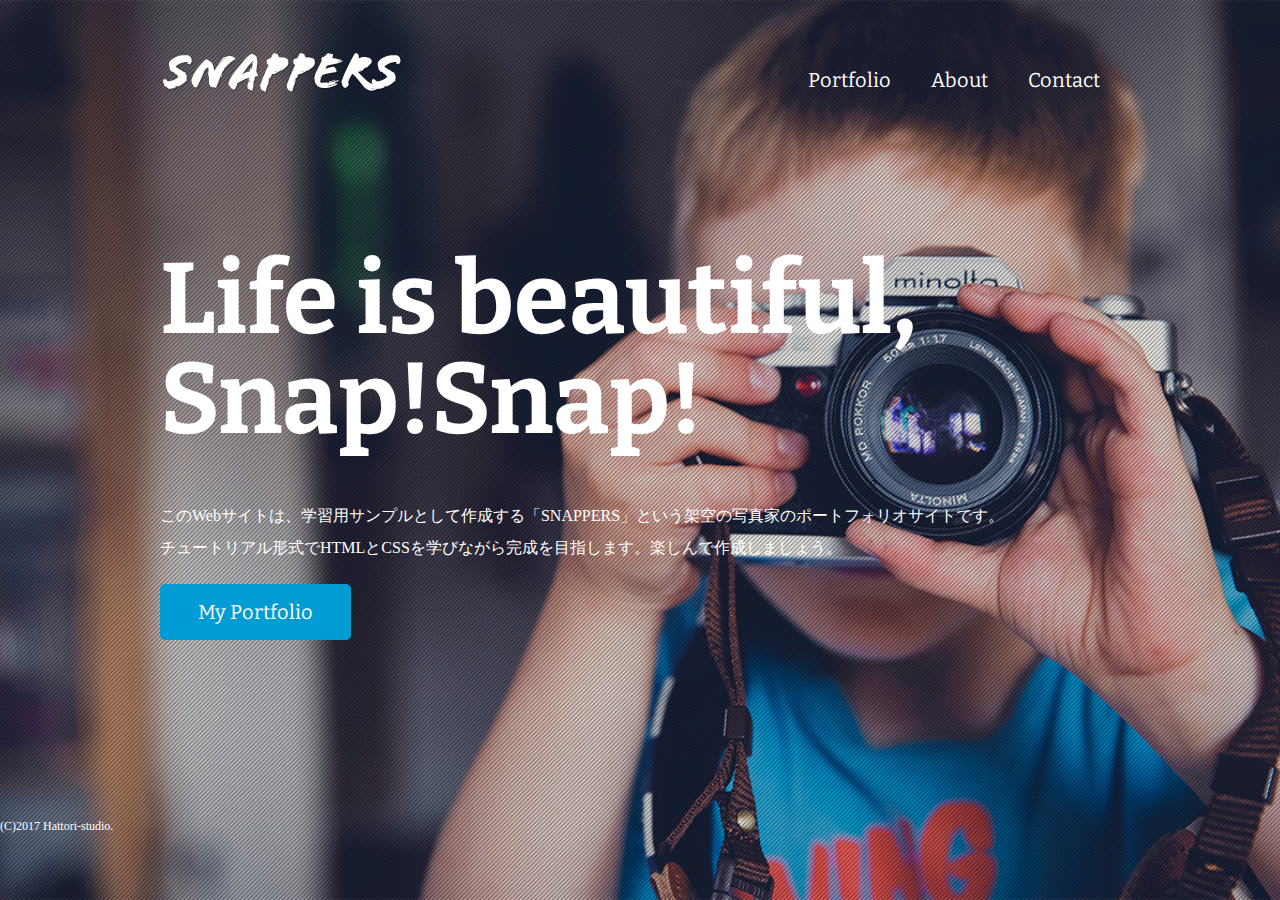
<file: index.html>
<!DOCTYPE html>
<html lang="ja">
<head>
  <meta charset="UTF-8">
  <title>風景写真家「SNAPPERS」 Official Website</title>
  <link href="https://fonts.googleapis.com/css2?family=Bitter:wght@400;700&display=swap" rel="stylesheet">
  <link rel="stylesheet" href="css/style.css">
</head>
<body id="index">

  <!-- headerの始まり -->
  <header>
    <div class="logo">
      <a href="index.html"><img src="images/logo.png" alt="SNAPPERS"></a>
    </div>
    <nav>
      <ul class="global-nav">
        <li><a href="portfolio.html">Portfolio</a></li>
        <li><a href="about.html">About</a></li>
        <li><a href="Contact">Contact</a></li>
      </ul>
    </nav>
  </header>
  <!-- headerの終わり -->

  <!-- wrapの始まり -->
  <div id="wrap">
    <div class="content">
      <h1>Life is beautiful, Snap!Snap!</h1>
      <p>このWebサイトは、学習用サンプルとして作成する「SNAPPERS」という架空の写真家のポートフォリオサイトです。<br>
        チュートリアル形式でHTMLとCSSを学びながら完成を目指します。楽しんで作成しましょう。</p>
      <p class="btn"><a href="portfolio.html"> My Portfolio</a></p>
    </div>
  </div>
  <!-- wrapの終わり -->

  <!-- footerの始まり -->
  <footer>
    <small>(C)2017 Hattori-studio.</small>
  </footer>
  <!-- footerの終わり -->

</body>
</html>
</file>
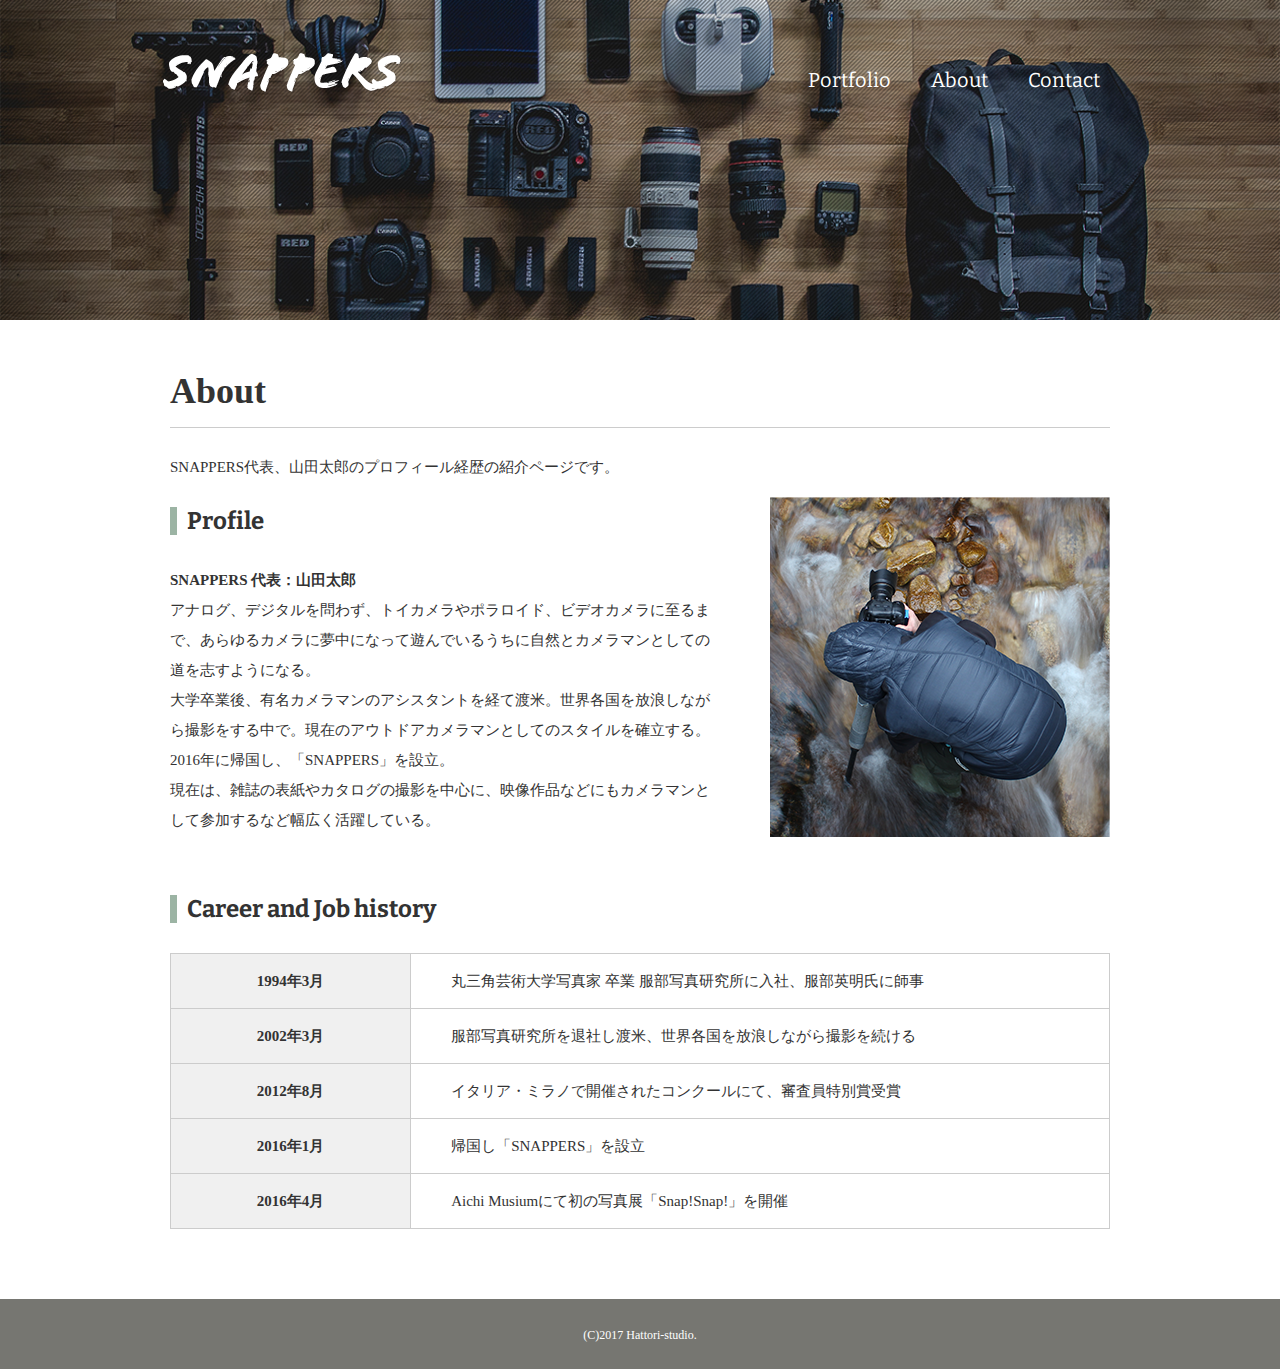
<file: About.html>
<!DOCTYPE html>
<html lang="ja">
<head>
  <meta charset="UTF-8">
  <title>About|風景写真家「SNAPPERS」</title>
  <link href="https://fonts.googleapis.com/css2?family=Bitter:wght@400;700&display=swap" rel="stylesheet">
  <link rel="stylesheet" href="css/style.css">
</head>
<body id="about">

  <!-- headerの始まり -->
  <header>
    <div class="logo">
      <a href="index.html"><img src="images/logo.png" alt="SNAPPERS"></a>
    </div>
    <nav>
      <ul class="global-nav">
        <li><a href="portfolio.html">Portfolio</a></li>
        <li><a href="about.html">About</a></li>
        <li><a href="Contact">Contact</a></li>
      </ul>
    </nav>
  </header>
  <!-- headerの終わり -->

  <!-- wrapの始まり -->
  <div id="wrap">
    <div class="content">
      <div class="main-center">
        <h1>About</h1>
        <p>SNAPPERS代表、山田太郎のプロフィール経歴の紹介ページです。</p>
        <section class="profile clearfix">
          <div class="profile-txt">
            <h2 class="icon">Profile</h2>
            <p><span>SNAPPERS 代表：山田太郎</span><br>アナログ、デジタルを問わず、トイカメラやポラロイド、ビデオカメラに至るまで、あらゆるカメラに夢中になって遊んでいるうちに自然とカメラマンとしての道を志すようになる。<br>大学卒業後、有名カメラマンのアシスタントを経て渡米。世界各国を放浪しながら撮影をする中で。現在のアウトドアカメラマンとしてのスタイルを確立する。2016年に帰国し、「SNAPPERS」を設立。<br>現在は、雑誌の表紙やカタログの撮影を中心に、映像作品などにもカメラマンとして参加するなど幅広く活躍している。</p>
          </div>
          <img src="images/about-profile.png" alt="山田太郎のプロフィール画像" class="profile-image">
        </section>
        <section class="career">
          <h2 class="icon">Career and Job history</h2>
          <table>
            <tr>
              <th>1994年3月</th>
              <td>丸三角芸術大学写真家 卒業 服部写真研究所に入社、服部英明氏に師事</td>
            </tr>
            <tr>
              <th>2002年3月</th>
              <td>服部写真研究所を退社し渡米、世界各国を放浪しながら撮影を続ける</td>
            </tr>
            <tr>
              <th>2012年8月</th>
              <td>イタリア・ミラノで開催されたコンクールにて、審査員特別賞受賞</td>
            </tr>
            <tr>
              <th>2016年1月</th>
              <td>帰国し「SNAPPERS」を設立</td>
            </tr>
            <tr>
              <th>2016年4月</th>
              <td>Aichi Musiumにて初の写真展「Snap!Snap!」を開催</td>
            </tr>
          </table>
        </section>
      </div>
    </div>
  </div>
  <!-- wrapの終わり -->

  <!-- footerの始まり -->
  <footer>
    <small>(C)2017 Hattori-studio.</small>
  </footer>
  <!-- footerの終わり -->

</body>
</html>
</file>
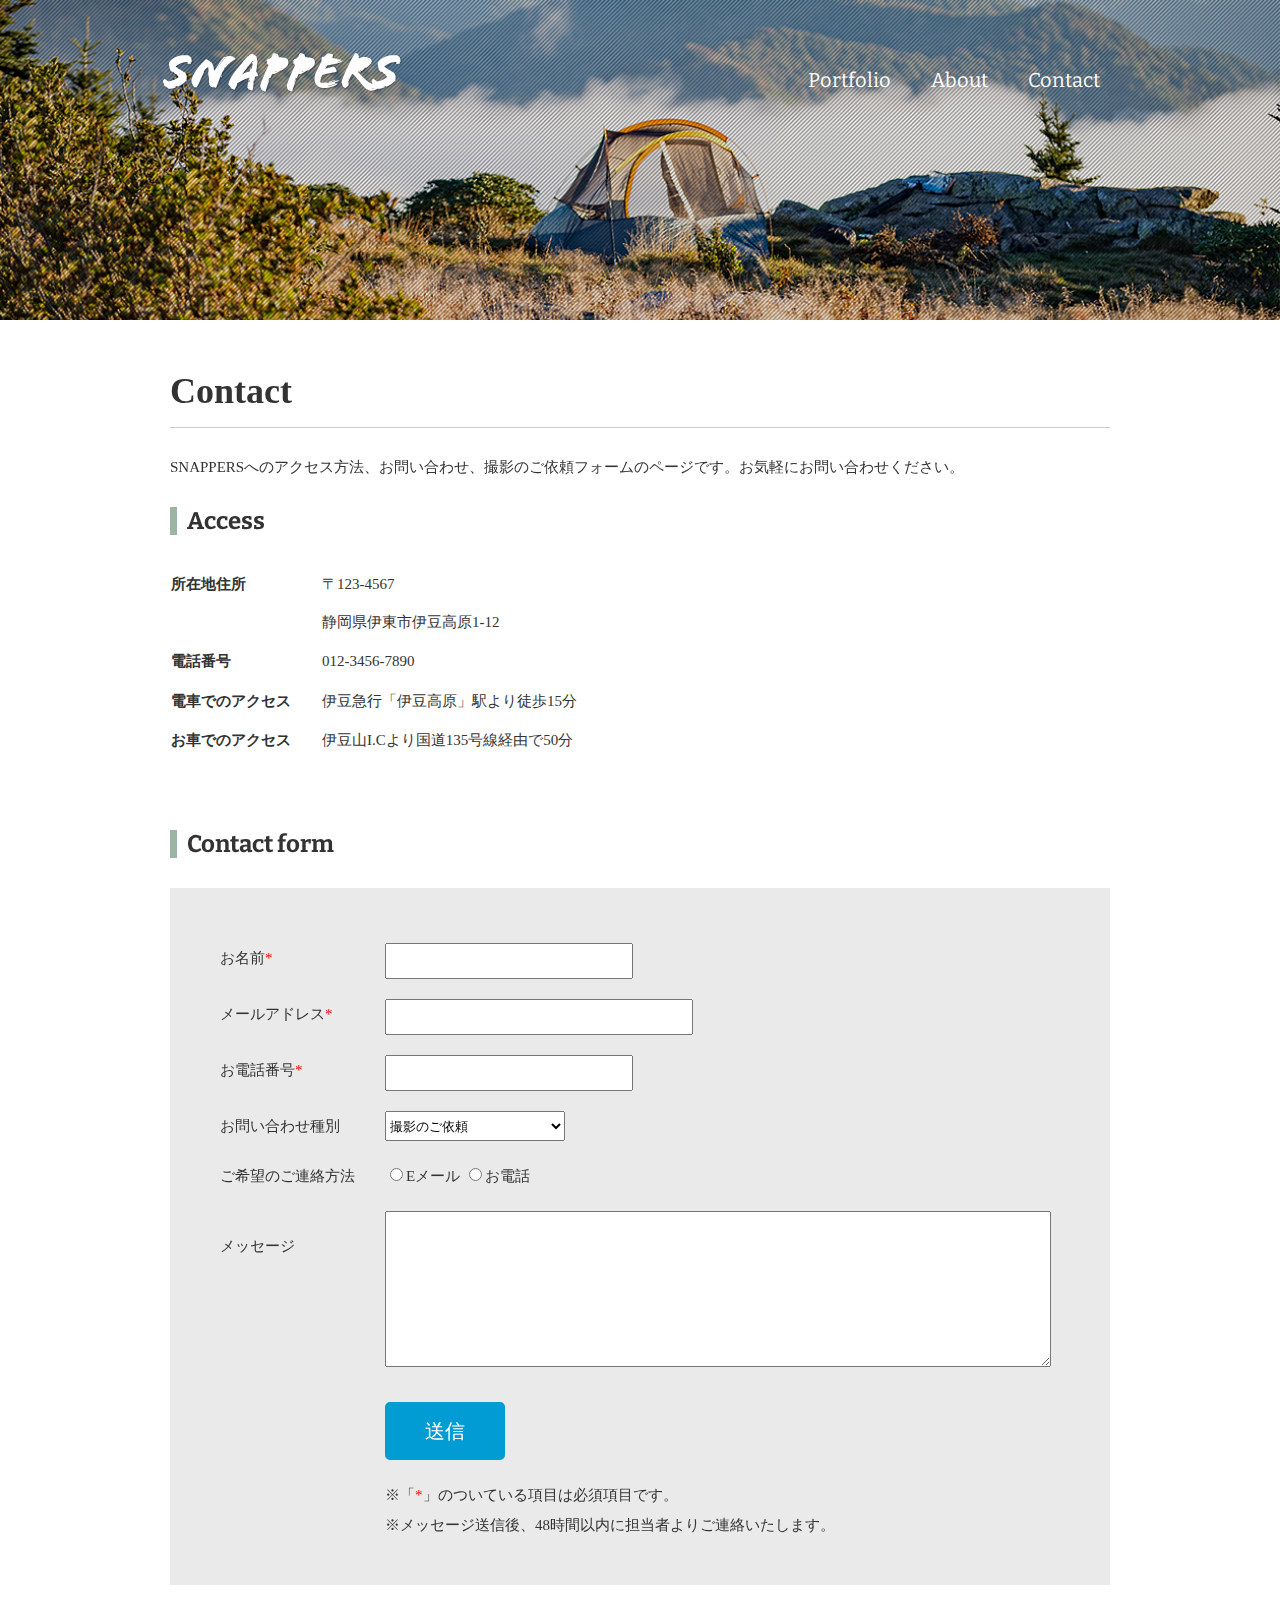
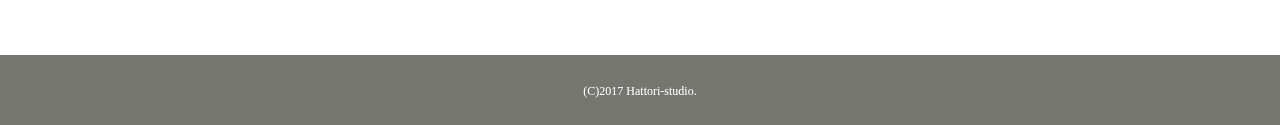
<file: contact.html>
<!DOCTYPE html>
<html lang="ja">
<head>
  <meta charset="UTF-8">
  <title>Contact|風景写真家「SNAPPERS」</title>
  <link href="https://fonts.googleapis.com/css2?family=Bitter:wght@400;700&display=swap" rel="stylesheet">
  <link rel="stylesheet" href="css/style.css">
</head>
<body id="contact">

  <!-- headerの始まり -->
  <header>
    <div class="logo">
      <a href="index.html"><img src="images/logo.png" alt="SNAPPERS"></a>
    </div>
    <nav>
      <ul class="global-nav">
        <li><a href="portfolio.html">Portfolio</a></li>
        <li><a href="about.html">About</a></li>
        <li><a href="Contact">Contact</a></li>
      </ul>
    </nav>
  </header>
  <!-- headerの終わり -->

  <!-- wrapの始まり -->
  <div id="wrap">
    <div class="content">
      <div class="main-center">
        <h1>Contact</h1>
        <p>SNAPPERSへのアクセス方法、お問い合わせ、撮影のご依頼フォームのページです。お気軽にお問い合わせください。</p>
        <section class="access clearfix">
          <h2 class="icon">Access</h2>
          <table>
            <tr>
              <th>所在地住所</th>
              <td>〒123-4567 <br>静岡県伊東市伊豆高原1-12</td>
            </tr>
            <tr>
              <th>電話番号</th>
              <td>012-3456-7890</td>
            </tr>
            <tr>
              <th>電車でのアクセス</th>
              <td>伊豆急行「伊豆高原」駅より徒歩15分</td>
            </tr>
            <tr>
              <th>お車でのアクセス</th>
              <td>伊豆山I.Cより国道135号線経由で50分</td>
            </tr>
          </table>
          <iframe src="https://www.google.com/maps/embed?pb=!1m18!1m12!1m3!1d1636.5652835548733!2d139.10666300815637!3d34.8780674955045!2m3!1f0!2f0!3f0!3m2!1i1024!2i768!4f13.1!3m3!1m2!1s0x6019dc91e6c93e4f%3A0xae7aa327d6680a4!2z5LyK6LGG6auY5Y6f6aeF!5e0!3m2!1sja!2sjp!4v1595061074846!5m2!1sja!2sjp" width="460" height="220" frameborder="0" style="border:0;" allowfullscreen="" aria-hidden="false" tabindex="0"></iframe>
        </section>
        <section>
          <h2 class="icon">Contact form
          </h2>
          <div class="form">
            <form>
              <dl>
                <dt><span class="required">お名前</span></dt>
                <dd><input type="text" name="name" class="name" required></dd>
                <dt><span class="required">メールアドレス</span></dt>
                <dd><input type="email" name="email" class="email" required></dd>
                <dt><span class="required">お電話番号</span></dt>
                <dd><input type="tel" name="tel" class="tel"></dd>
                <dt>お問い合わせ種別</dt>
                <dd>
                  <select name="type" class="type">
                    <option value="撮影のご依頼">撮影のご依頼</option>
                    <option value="講演・各種メディア出演のご依頼">講演・各種メディア出演のご依頼</option>
                    <option value="その他お問い合わせ">その他お問い合わせ</option>
                  </select>
                </dd>
                <dt>ご希望のご連絡方法<dt>
                <dd>
                  <input type="radio" name="contact" value="Eメール">Eメール
                  <input type="radio" name="contact" value="お電話">お電話
                </dd>
                <dt>メッセージ</dt>
                <dd><textarea name="message" class="message"></textarea></dd>
              </dl>
              <button type="submit" class="btn">送信
              </button>
              <div class="attention">
                <p>※「<span class="required"></span>」のついている項目は必須項目です。<br>
                  ※メッセージ送信後、48時間以内に担当者よりご連絡いたします。
                </p>
              </div>
            </form>
          </div>
        </section>
      </div>
    </div>
  </div>
  <!-- wrapの終わり -->

  <!-- footerの始まり -->
  <footer>
    <small>(C)2017 Hattori-studio.</small>
  </footer>
  <!-- footerの終わり -->

</body>
</html>
</file>
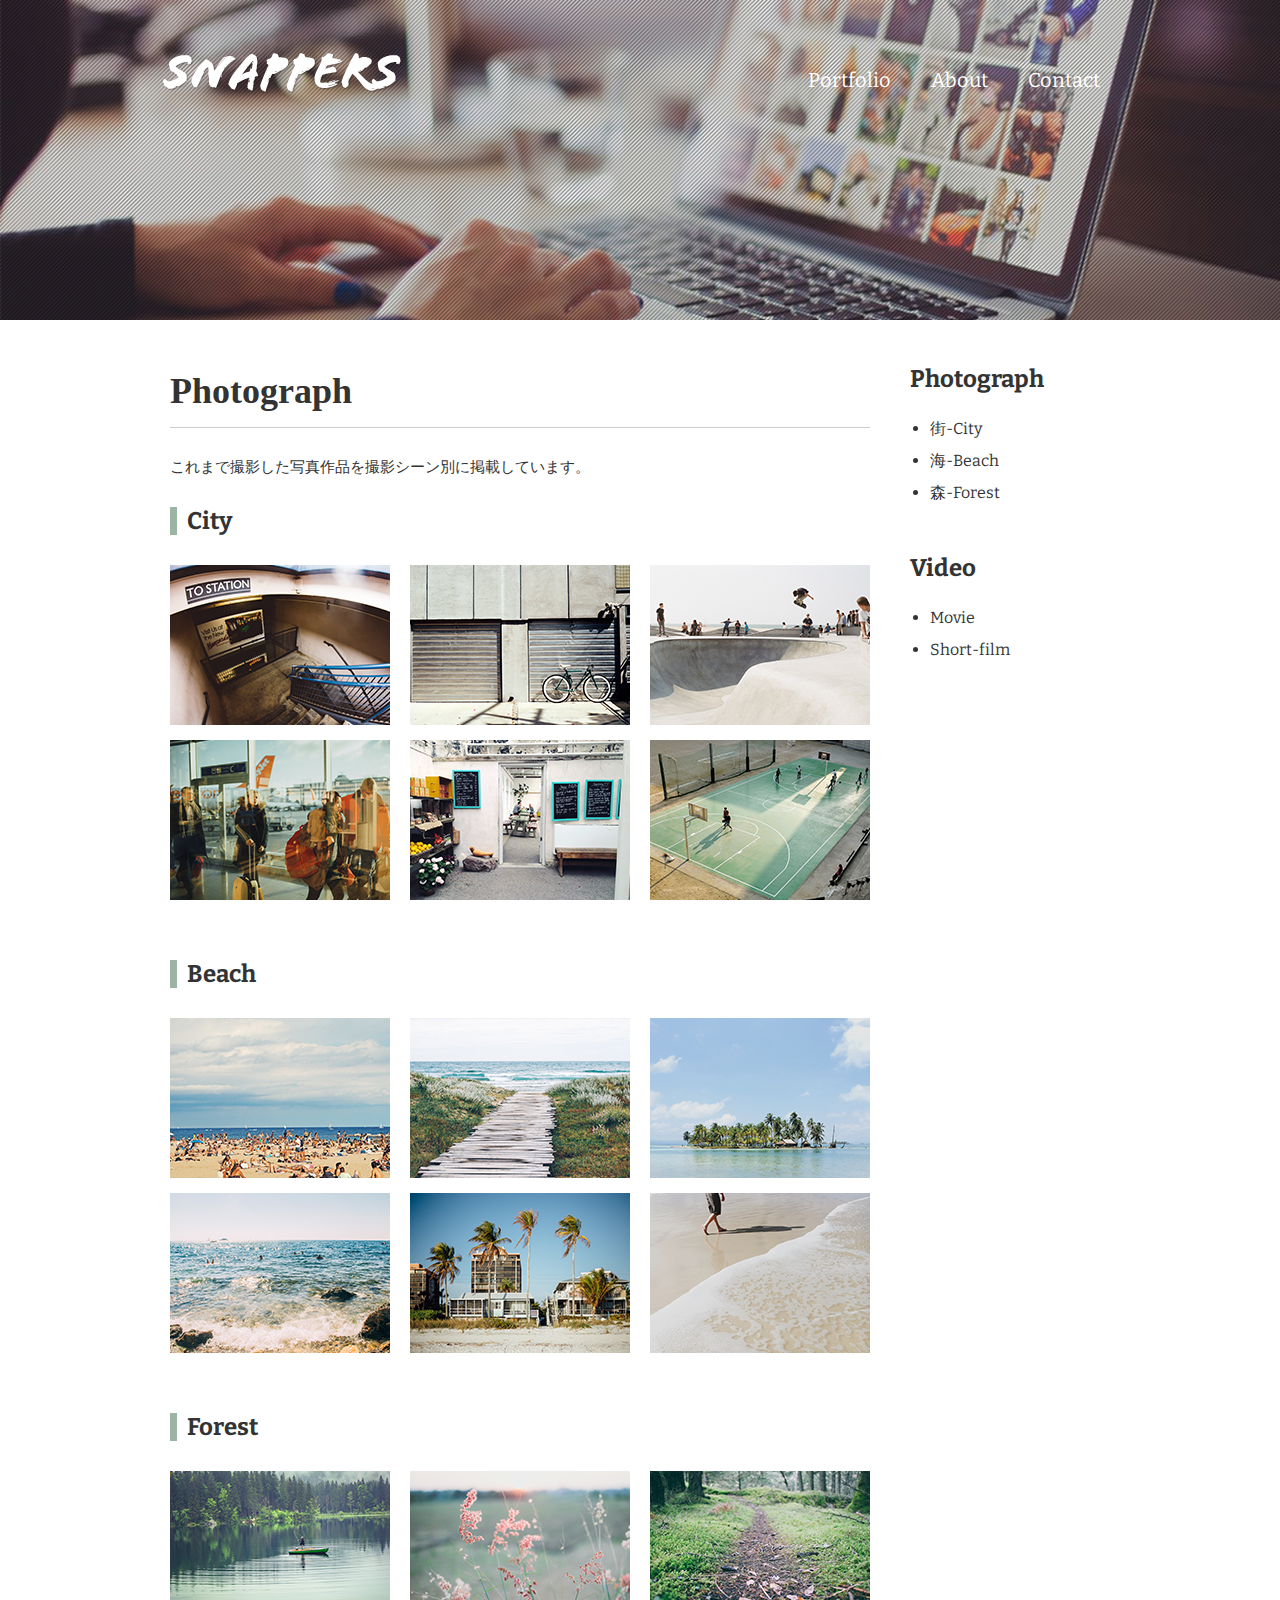
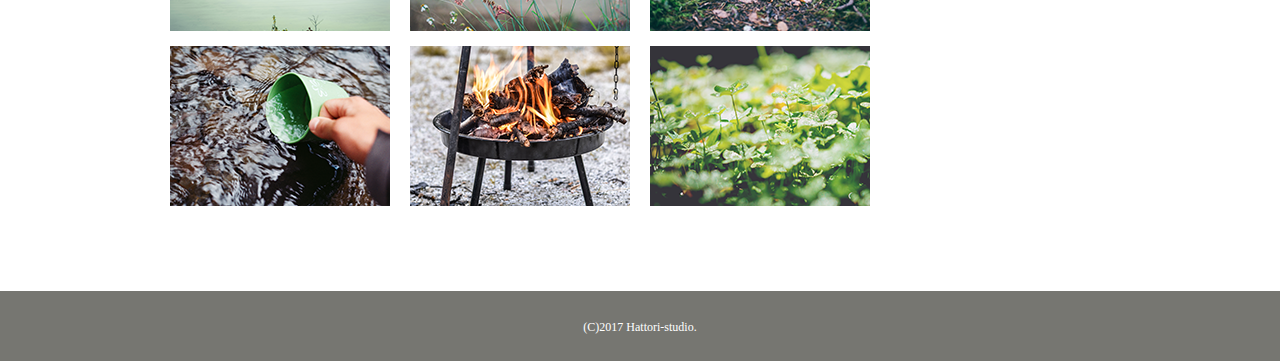
<file: photograph.html>
<!DOCTYPE html>
<html lang="ja">
<head>
  <meta charset="UTF-8">
  <title>Photograph|風景写真家「SNAPPERS」</title>
  <link href="https://fonts.googleapis.com/css2?family=Bitter:wght@400;700&display=swap" rel="stylesheet">
  <link rel="stylesheet" href="css/style.css">
</head>
<body id="photograph">

  <!-- headerの始まり -->
  <header>
    <div class="logo">
      <a href="index.html"><img src="images/logo.png" alt="SNAPPERS"></a>
    </div>
    <nav>
      <ul class="global-nav">
        <li><a href="portfolio.html">Portfolio</a></li>
        <li><a href="about.html">About</a></li>
        <li><a href="Contact">Contact</a></li>
      </ul>
    </nav>
  </header>
  <!-- headerの終わり -->

  <!-- wrapの始まり -->
  <div id="wrap" class="clearfix">
    <div class="content">
      <div class="main">
        <h1>Photograph</h1>
        <p>これまで撮影した写真作品を撮影シーン別に掲載しています。</p>
        <section id="city">
          <h2 class="icon">City</h2>
          <ul class="clearfix photograph-list">
            <li><img src="images/photograph-city-01.png" alt="駅への階段"></li>
            <li><img src="images/photograph-city-02.png" alt="自転車とシャッター"></li>
            <li><img src="images/photograph-city-03.png" alt="スケートパーク"></li>
            <li><img src="images/photograph-city-04.png" alt="エアポート"></li>
            <li><img src="images/photograph-city-05.png" alt="雑貨を扱う店舗"></li>
            <li><img src="images/photograph-city-06.png" alt="ストリートバスケ"></li>
          </ul>
        </section>
        <section id="beach">
          <h2 class="icon">Beach</h2>
          <ul class="clearfix photograph-list">
            <li><img src="images/photograph-beach-01.png" alt="海水浴場"></li>
            <li><img src="images/photograph-beach-02.png" alt="ビーチへ続く道"></li>
            <li><img src="images/photograph-beach-03.png" alt="離れ小島"></li>
            <li><img src="images/photograph-beach-04.png" alt="岩場と波"></li>
            <li><img src="images/photograph-beach-05.png" alt="ヤシの木"></li>
            <li><img src="images/photograph-beach-06.png" alt="波打ち際"></li>
          </ul>
        </section>
        <section id="forest">
          <h2 class="icon">Forest</h2>
          <ul class="clearfix photograph-list">
            <li><img src="images/photograph-forest-01.png" alt="池の小舟"></li>
            <li><img src="images/photograph-forest-02.png" alt="可憐な花"></li>
            <li><img src="images/photograph-forest-03.png" alt="森の小径"></li>
            <li><img src="images/photograph-forest-04.png" alt="清流をカップで掬う"></li>
            <li><img src="images/photograph-forest-05.png" alt="焚き火台"></li>
            <li><img src="images/photograph-forest-06.png" alt="新芽と若葉"></li>
          </ul>
        </section>
      </div>
      <aside class="sidebar">
        <section>
          <h2>Photograph</h2>
          <ul>
            <li><a href="photograph.html#city">街-City</a></li>
            <li><a href="photograph.html#beach">海-Beach</a></li>
            <li><a href="photograph.html#forest">森-Forest</a></li>
          </ul>
        </section>
        <section>
          <h2>Video</h2>
          <ul>
            <li><a href="photograph.html#movie">Movie</a></li>
            <li><a href="photograph.html#short-film">Short-film</a></li>
          </ul>
        </section>
      </aside>
    </div>
  </div>
  <!-- wrapの終わり -->

  <!-- footerの始まり -->
  <footer>
    <small>(C)2017 Hattori-studio.</small>
  </footer>
  <!-- footerの終わり -->

</body>
</html>
</file>
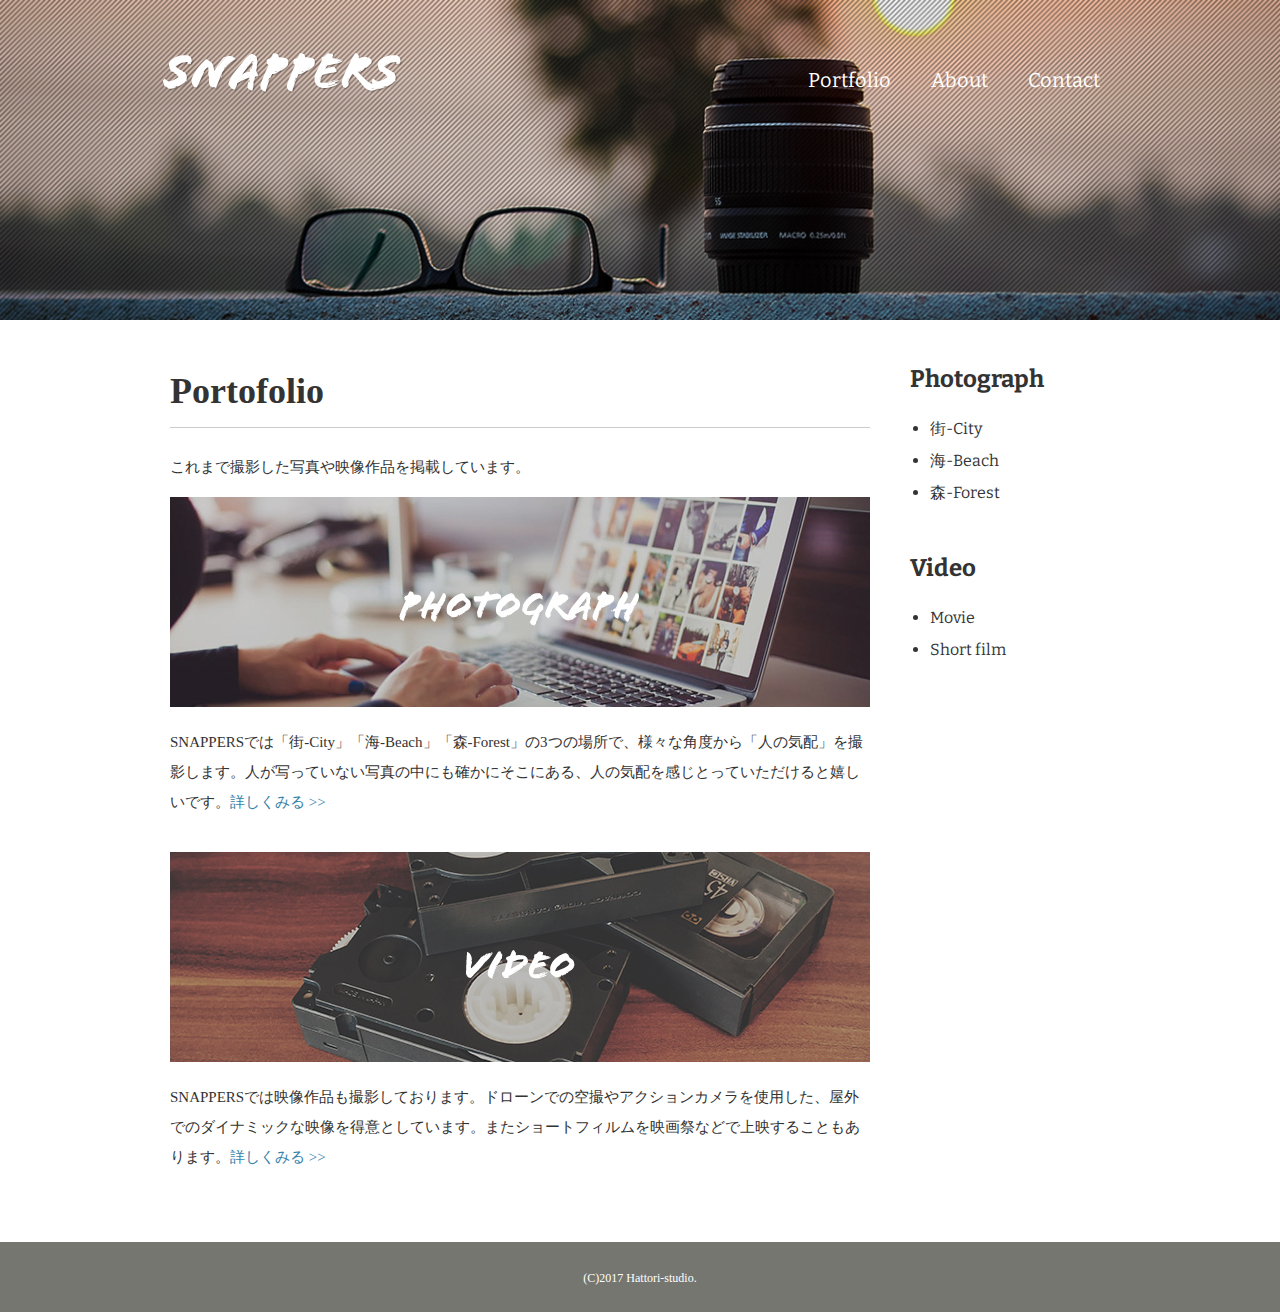
<file: portfolio.html>
<!DOCTYPE html>
<html lang="ja">
<head>
  <meta charset="UTF-8">
  <meta name="viewport" content="width=device-width,initial-scale=1">
  <title>Portofolio|風景写真家「SNAPPERS」</title>
  <link href="https://fonts.googleapis.com/css2?family=Bitter:wght@400;700&display=swap" rel="stylesheet">
  <link rel="stylesheet" href="css/style.css">
</head>
<body id="portfolio">

  <!-- headerの始まり -->
  <header>
    <div class="logo">
      <a href="index.html"><img src="images/logo.png" alt="SNAPPERS"></a>
    </div>
    <nav>
      <ul class="global-nav">
        <li><a href="portfolio.html">Portfolio</a></li>
        <li><a href="about.html">About</a></li>
        <li><a href="Contact">Contact</a></li>
      </ul>
    </nav>
  </header>
  <!-- headerの終わり -->

  <!-- wrapの始まり -->
  <div id="wrap" class="clearfix">
    <div class="content">
      <div class="main">
        <h1>Portofolio</h1>
        <p>これまで撮影した写真や映像作品を掲載しています。</p>
        <section>
          <h2><a href="photograph.html"><img src="images/portfolio-photo.jpg" alt="PHOTOGRAPH"></a></h2>
          <p>SNAPPERSでは「街-City」「海-Beach」「森-Forest」の3つの場所で、様々な角度から「人の気配」を撮影します。人が写っていない写真の中にも確かにそこにある、人の気配を感じとっていただけると嬉しいです。<a href="photograph.html">詳しくみる >></a></p>
        </section>
        <section>
          <h2><a href="video.html"><img src="images/portfolio-video.jpg" alt="VIDEO"></a></h2>
          <p>SNAPPERSでは映像作品も撮影しております。ドローンでの空撮やアクションカメラを使用した、屋外でのダイナミックな映像を得意としています。またショートフィルムを映画祭などで上映することもあります。<a href="video.html">詳しくみる >></a></p>
        </section>
      </div>
      <aside class="sidebar">
        <section>
          <h2>Photograph</h2>
          <ul>
            <li><a href="photograph.html#city"> 街-City</a></li>
            <li><a href="photograph.html#beach">海-Beach</a></li>
            <li><a href="photograph.html#forest">森-Forest</a></li>
          </ul>
        </section>
        <section>
          <h2>Video</h2>
          <ul>
            <li><a href="video.html#movie">Movie</a></li>
            <li><a href="video.html#short-film">Short film</a></li>
          </ul>
        </section>
      </aside>
    </div>
  </div>
  <!-- wrapの終わり -->

  <!-- footerの始まり -->
  <footer>
    <small>(C)2017 Hattori-studio.</small>
  </footer>
  <!-- footerの終わり -->

</body>
</html>
</file>
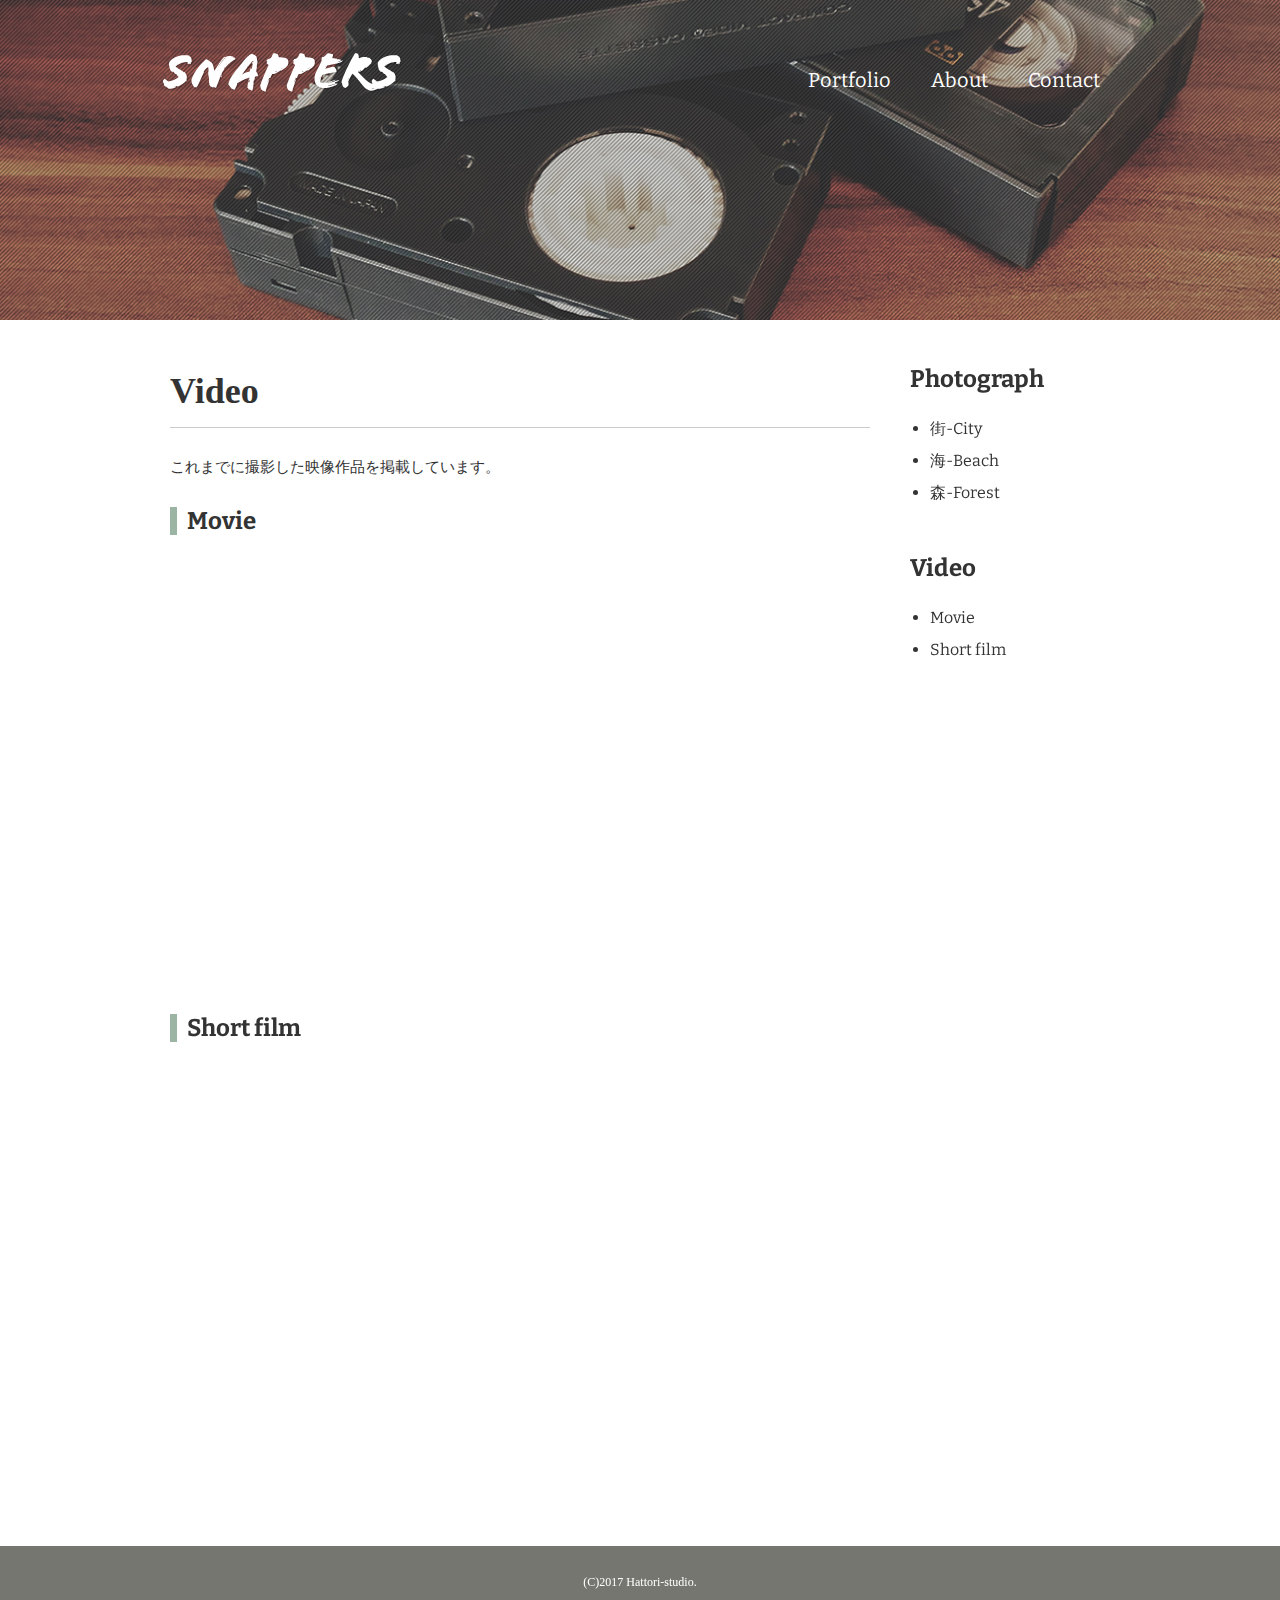
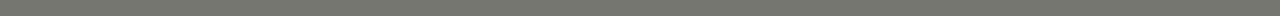
<file: video.html>
<!DOCTYPE html>
<html>
<head>
<meta charset="UTF-8">
<title>Video｜風景写真家「SNAPPERS」</title>
<link href="https://fonts.googleapis.com/css?family=Bitter:400,700" rel="stylesheet">
<link href="css/style.css" rel="stylesheet">
</head>
<body id="video">
  
  <!-- header始まり -->
  <header>
    <div class="logo">
      <a href="index.html"><img src="images/logo.png" alt="SNAPPERS"></a>
    </div>
    <nav>
      <ul class="global-nav">
        <li><a href="portfolio.html">Portfolio</a></li>
        <li><a href="about.html">About</a></li>
        <li><a href="contact.html">Contact</a></li>
      </ul>
    </nav>
  </header>
  <!-- header終わり -->
  
  <!-- wrap始まり -->
  <div id="wrap" class="clearfix">
    <div class="content">
      <div class="main">
        <h1>Video</h1>
        <p>これまでに撮影した映像作品を掲載しています。</p>
        <section id="movie">
          <h2 class="icon">Movie</h2>
          <iframe width="700" height="394" src="https://www.youtube.com/embed/DgNOX9lfck8" frameborder="0" allow="accelerometer; autoplay; encrypted-media; gyroscope; picture-in-picture" allowfullscreen></iframe>
        </section>
				<section id="short-film">
          <h2 class="icon">Short film</h2>          
          <iframe width="700" height="394" src="https://www.youtube.com/embed/NSojQoROjHk" frameborder="0" allow="accelerometer; autoplay; encrypted-media; gyroscope; picture-in-picture" allowfullscreen></iframe>
        </section>
      </div>
      <aside class="sidebar">
        <section>
          <h2>Photograph</h2>
          <ul>
            <li><a href="photograph.html#city">街-City</a></li>
            <li><a href="photograph.html#beach">海-Beach</a></li>
            <li><a href="photograph.html#forest">森-Forest</a></li>
          </ul>
        </section>
        <section>
          <h2>Video</h2>
          <ul>
            <li><a href="video.html#movie">Movie</a></li>
            <li><a href="video.html#short">Short film</a></li>
          </ul>
        </section>
      </aside>
    </div>
  </div>
  <!-- wrap終わり -->
  
  <!-- footer始まり -->
  <footer>
    <small>(C)2017 Hattori-studio.</small>
  </footer>
  <!-- footer終わり -->
  
</body>
</html>
</file>
<file: css/style.css>
@charset "utf-8";

body {
  margin: 0;
  padding: 0;
  background-color: #cccccc;
  color: #333333;
  font-size: 15px;
  line-height: 2;
}

p,h1,h2,h3,h4,h5,h6 {
  margin-top: 0;
}

img {
  vertical-align: bottom;
}

ul {
  margin: 0;
  padding: 0;
}

a {
  color: #3583aa;
  text-decoration: none;
}

a:visited {
  color: #788d98;
}

a:hover {
  text-decoration: underline;
}

header {
  width: 960px;
  height: 100px;
  margin: 0 auto;
}

.logo {
  float: left;
  margin-top: 50px;
}

.global-nav {
  float: right;
  margin-top: 60px;
}

.global-nav li {
  float: left;
  margin: 0 20px;
  font-size: 20px;
  list-style: none;
  font-family: 'Bitter', serif;
}

.global-nav li a {
  color: #ffffff;
}

.global-nav li a:hover {
  border-bottom: 2px solid #ffffff;
  padding-bottom: 3px;
  text-decoration: none;
}

#wrap {
  clear: both;
  background-color: #ffffff;
  margin-top: 220px;
  padding: 35px 0;
}

.content {
  width: 960px;
  margin: 0 auto;
}

footer {
  text-align: center;
  color: #ffffff;
  padding: 20px 0;
  background-color: #767671;
}

footer small {
  font-size: 12px;
}

#index h1 {
  font-size: 100px;
  line-height: 1;
  color: #ffffff;
  font-family: 'Bitter', serif;
  margin-bottom: 50px;
  border: none;
}

#index .content {
  margin-top: 150px;
}

#index p {
  font-size: 16px;
  color: #ffffff;
}

.btn a {
  background-color: #009cd3;
  color: #ffffff;
  font-size: 20px;
  font-family: 'Bitter', serif;
  width: 185px;
  display: block;
  text-align: center;
  line-height: 50px;
  margin-top: 20px;
  border-radius: 5px;
  border: 3px solid #009cd3;
}

.btn a:hover {
  text-decoration: none;
  background-color: #ffffff;
  color: #009cd3;
}

#index footer {
  width: 960px;
  margin: 150px 0 auto;
  text-align: left;
  background-color: transparent;
}

#index {
  background-image: url(../images/bg-index.jpg);
  background-repeat: no-repeat;
  background-position: center center;
  background-attachment: fixed;
  background-size: cover;
}

#about {
  background-image: url(../images/bg-about.jpg);
  background-repeat: no-repeat;
  background-position: center top;
  background-attachment: fixed;
  background-size: 100% auto;
}

.main-center {
  width: 940px;
  margin: 0 auto;
}

h1 {
  font-family: 'Bitter' serif;
  font-size: 36px;
  border-bottom: 1px solid #cccccc;
}

h2 {
  font-family: 'Bitter', serif;
  font-size: 24px;
}

.icon:before {
  content: "";
  padding-right: 10px;
  border-left: 7px solid #9cb4a4;
}

#about .profile-txt {
  width: 540px;
  float: left;
}

#about .profile-txt span {
  font-weight: bold;
}

#about .profile-image {
  float: right;
}

.clearfix:after {
  content: "";
  display: block;
  clear: both;
}
section {
  margin-bottom: 35px;
}

#about .career th {
  width: 240px;
  background-color: #f0f0f0;
  padding: 12px 0;
  border: 1px solid #cccccc;
}

#about .career td {
  width: 660px;
  padding: 12px 0 12px 40px;
  border: 1px solid #cccccc;
}

table {
  border-spacing: 0;
  border-collapse: collapse;
}

#index #wrap {
  background-color: transparent;
  margin-top: 0;
  padding: 0;
}

#portfolio {
  background-image: url(../images/bg-portfolio.jpg);
  background-repeat: no-repeat;
  background-position: center top;
  background-attachment: fixed;
  background-size: 100% auto;
}

.main {
  width: 700px;
  margin: 0 10px;
  float: left;
}

.sidebar {
  width: 200px;
  margin: 0 10px 0 30px;
  float: right;
  font-family: 'Bitter',serif;
}

a img:hover {
  opacity: 0.8;
}

.sidebar h2 {
  margin-bottom: 10px;
}

.sidebar ul {
  font-size: 16px;
  margin-left: 20px;
}
.sidebar ul a {
  color: #333333;
}

#photograph {
  background-image: url(../images/bg-photograph.jpg);
  background-repeat: no-repeat;
  background-position: center top;
  background-attachment: fixed;
  background-size: 100% auto;
}

#photograph .photograph-list li {
  float: left;
  list-style: none;
  margin: 0 20px 15px 0;
}

#photograph .photograph-list li:nth-child(3n) {
  margin-right: 0;
}

#video {
  background-image: url(../images/bg-video.jpg);
  background-repeat: no-repeat;
  background-position: center top;
  background-attachment: fixed;
  background-size: 100% auto;
}

#contact {
  background-image: url(../images/bg-contact.jpg);
  background-repeat: no-repeat;
  background-position: center top;
  background-attachment: fixed;
  background-size: 100% auto;
}

#contact .access table {
  float: left;
}

#contact .access th,
#contact .access td {
  text-align: left;
  vertical-align: top;
  line-height: 2.5;
}

#contact .access td {
  padding-left: 30px;
}

#contact .access iframe {
  width: 460PX;
  float: right;
}

#contact .form {
  background-color: #eaeaea;
  padding: 30px 50px;
}

#contact .form dl dt {
  width: 165px;
  padding: 10px 0;
  float: left;
  clear: both;
}

#contact .form dl dd {
  padding: 10px 0;
}

#contact .form .name {
  width: 240px;
  height: 30px;
}

#contact .form .email {
  width: 300px;
  height: 30px;
}

#contact .form .tel {
  width: 240px;
  height: 30px;
}

#contact .form .type {
  width: 180px;
  height: 30px;
}
#contact .form .message {
  width: 660px;
  height: 150px;
}

#contact .form button {
  background-color: #009cd3;
  color: #ffffff;
  font-size: 20px;
  width: 120px;
  display: block;
  text-align: center;
  line-height: 50px;
  border-radius: 5px;
  border: 3px solid #009cd3;
  margin-left: 165px;
}

#contact .form button:hover {
  background-color: #ffffff;
  color: #009cd3;
  cursor: pointer;
}

#contact .form .required::after {
  content: "*";
  color: #ff0000;
}

#contact .form .attention {
  margin: 20px 0 0 165px;
}

@media screen and (max-width:600px) {
  /* 画面サイズが600px以下の場合に適用 */

  body {
    font-size: 3.5vw;
  }

  h1 {
    font-size: 7.2vw;
  }

  h2 {
    font-size: 6vw;
  }

  header {
    width: auto;
    margin: 0 5%;
  }

  .logo {
    float: none;
    margin-top: 60px;
    text-align: center;
  }

  .global-nav {
    float: none;
    margin-top: 40px;
    text-align: center;
  }

  .global-nav li {
    display: inline;
    float: none;
    margin: 0 8px;
  }

  #wrap {
    margin-top: 40px;
    padding: 35px 0 0;
  }

  .content {
    width: 100%;
  }

  .main {
    float: none;
    width: auto;
    margin: 0 5%;
  }

  h2 img {
    max-width: 100%;
  }

  #portfolio {
    background-image: url(../images/bg-portfolio-sp.jpg);
  }

  .sidebar {
    width: auto;
    float: none;
    margin: 0;
    padding: 30px 10% 10px;
    background-color: #f7f6f4;
  }
}
</file>
